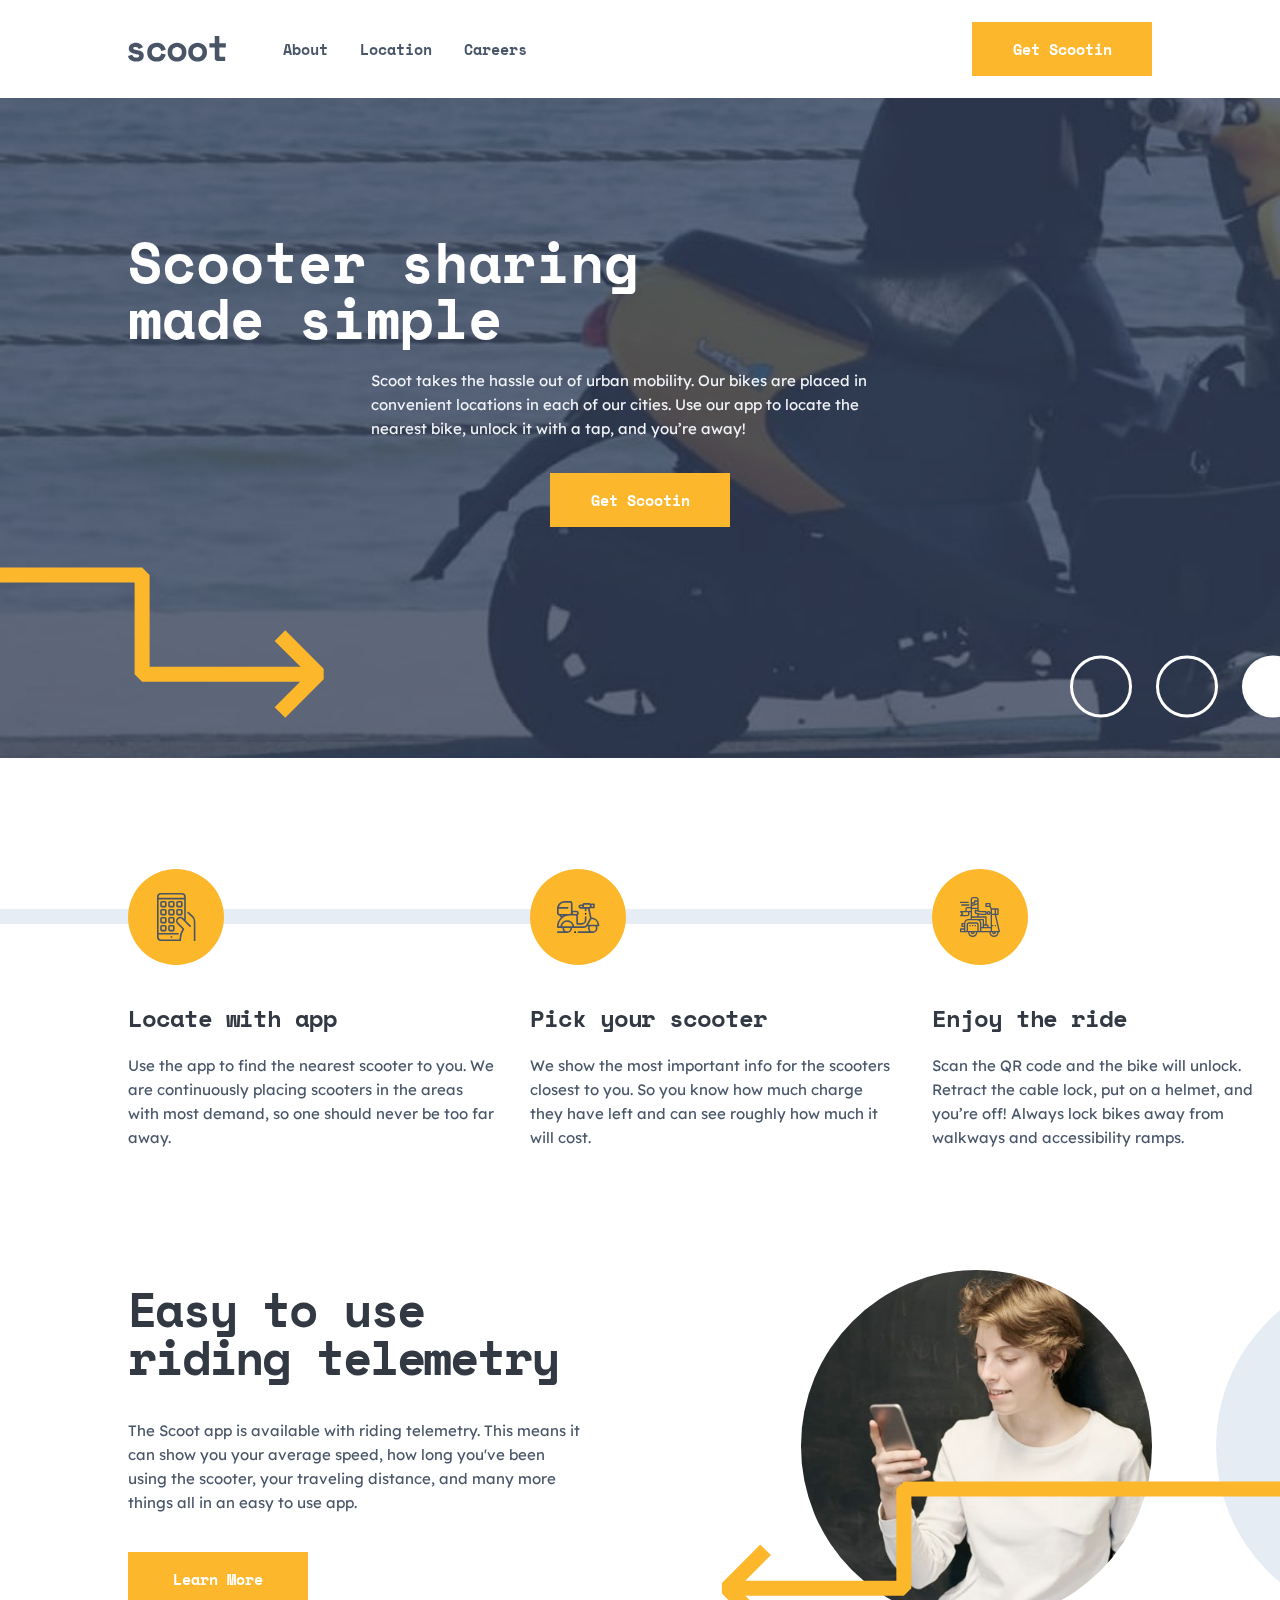
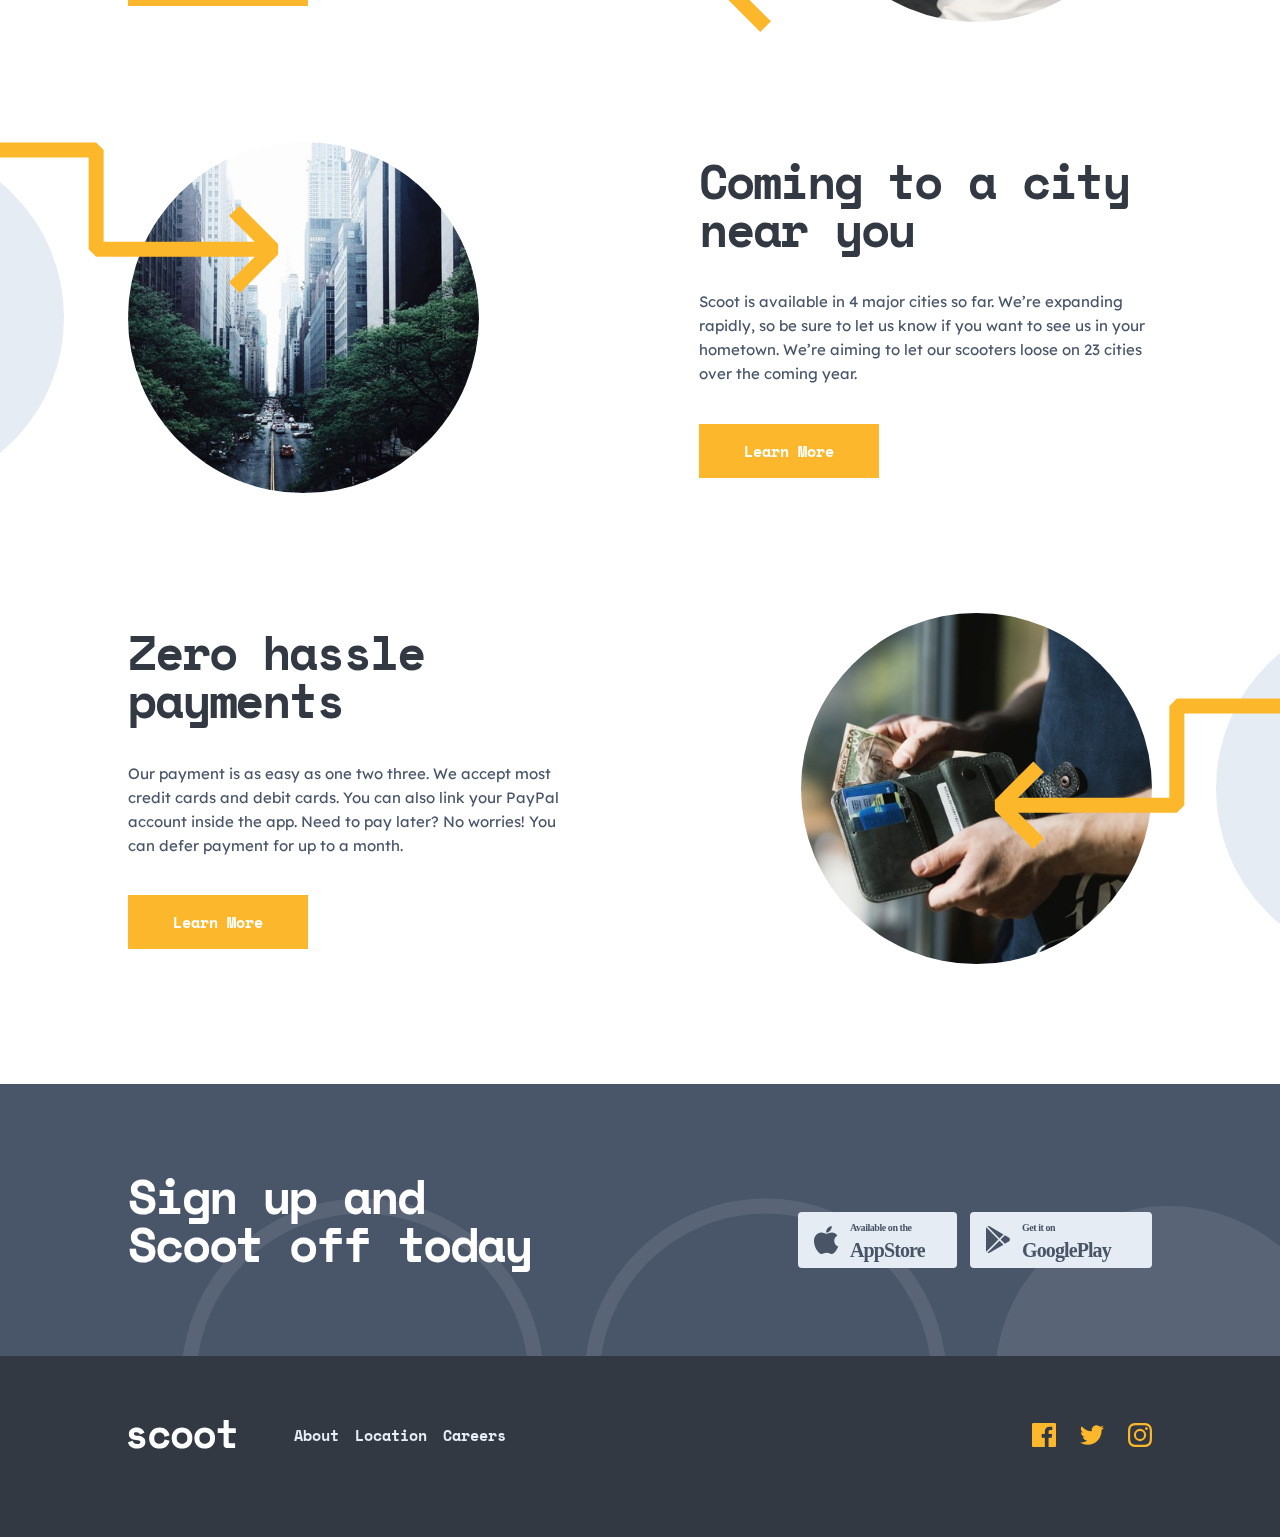
<file: index.html>
<!DOCTYPE html>
<html lang="en">
<head>
  <meta charset="UTF-8">
  <meta name="viewport" content="width=device-width, initial-scale=1.0">
  <link rel="preconnect" href="https://fonts.googleapis.com">
  <link rel="preconnect" href="https://fonts.gstatic.com" crossorigin>
  <link href="https://fonts.googleapis.com/css2?family=Lexend+Deca&family=Space+Mono:wght@700&display=swap" rel="stylesheet">
  <link rel="icon" type="image/png" sizes="32x32" href="./images/favicon-32x32.png">
  <link rel="stylesheet" href="style.css">
  <script defer src="scripts/main.js"></script>
  <title>Frontend Mentor | Scoot</title>
</head>
<body>
  <header class="header block">
    <div class="header-container header-container--desktop container">
      <a href="index.html"><img src="assets/logo.svg" alt="logo"></a>
      <div class="desktop-menu">
        <nav>
          <ul class="nav-list--desktop">
            <li><a class="nav-link header-link fs-200" href="about.html">About</a></li>
            <li><a class="nav-link header-link fs-200" href="locations.html">Location</a></li>
            <li><a class="nav-link header-link fs-200" href="careers.html">Careers</a></li>
          </ul>
        </nav>
      <a data-goto=".sign-up" class="button header-button fs-200" href="#">Get Scootin</a>
    </div>
    </div>
    <div class="header-container header-container--mobile container">
     <button class="hamburger-menu" id="menu-btn"></button>
     <a class="homepage-link" href="index.html"><img class="logo" src="assets/logo.svg" alt="logo"></a>
    <div id="overlay" class="overlay" data-visible="false"></div>
     <div id="mobile-navigation" class="mobile-menu"  data-visible="false">
      <nav>
        <ul class="nav-list--mobile" data-visible="false">
          <li><a class="header-link fs-300" href="about.html">About</a></li>
          <li><a class="header-link fs-300" href="locations.html">Location</a></li>
          <li><a class="header-link fs-300" href="careers.html">Careers</a></li>
        </ul>
      </nav>
      <a data-goto=".sign-up" id="button-mobile" class="button button-mobile fs-200" href="#">Get Scootin</a>
    </div>
  </div>
  </header>

  <section class="hero-homepage hero-bg block">
    <div class="hero-homepage-container container">
      <div class="hero-item text-align">
        <h1 class="hero-title fs-900 letter-spacing-h1">Scooter sharing <span>made simple</span></h1>
       <div class="hero-item--intro flex-item">
         <p class="intro fs-200">Scoot takes the hassle out of urban mobility. Our bikes are placed in convenient 
           locations in each of our cities. Use our app to locate the nearest bike, unlock 
           it with a tap, and you’re away!</p>
         <a data-goto=".sign-up" class="button fs-200" href="#">Get Scootin</a>
       </div>
      </div>
      </div>
      <div class="patterns">
        <svg class="right-arrow" xmlns="http://www.w3.org/2000/svg" width="452" height="151">
          <g fill="none" fill-rule="evenodd" stroke="#FCB72B" stroke-linejoin="bevel" stroke-width="15">
            <path d="M407.952 145.444l38.426-38.426-38.426-38.426"/>
            <path d="M0 8h270.115v99.369h176.263"/>
          </g>
        </svg>
        <svg class="white-circles" xmlns="http://www.w3.org/2000/svg" width="234" height="63">
          <g fill="none" fill-rule="evenodd">
            <circle cx="31" cy="31.5" r="29.5" stroke="#FFF" stroke-width="3"/>
            <circle cx="117" cy="31.5" r="29.5" stroke="#FFF" stroke-width="3"/>
            <circle cx="203" cy="31.5" r="31" fill="#FFF"/>
          </g>
        </svg>
      </div>
  </section>
  
  <section class="usage">
    <div class="usage-container container flex-container">
      <div class="usage-item usage-first-item">
        <img class="usage-icon" src="assets/icons/locate.svg" alt="locate-icon">
        <div class="usage-item-body">
          <h3 class="usage-title fs-600 letter-spasing-h3">Locate with app</h3>
          <p class="fs-200">Use the app to find the nearest scooter to you. We are continuously placing scooters 
          in the areas with most demand, so one should never be too far away. </p>
        </div>
      </div>
      <div class="usage-item">
        <img class="usage-icon" src="assets/icons/scooter.svg" alt="scooter">
        <div class="usage-item-body">
         <h3 class="usage-title fs-600 letter-spasing-h3">Pick your scooter</h3>
         <p class="fs-200">We show the most important info for the scooters closest to you. So you know how much 
           charge they have left and can see roughly how much it will cost.</p>
        </div>
      </div>
      <div class="usage-item usage-last-item">
        <img class="usage-icon" src="assets/icons/ride.svg" alt="ride a scooter">
        <div class="usage-item-body">
         <h3 class="usage-title fs-600 letter-spasing-h3">Enjoy the ride</h3>
         <p class="fs-200">Scan the QR code and the bike will unlock. Retract the cable lock, put on a helmet, 
          and you’re off! Always lock bikes away from walkways and accessibility ramps.</p>
        </div>
      </div>
    </div>
  </section>

  <section>
    <div class="feature feature-homepage container">
      <div class="feature-item flex-container">
        <div class="feature-item--img feature-item--img-right item--img-telemetry">
          <img src="assets/images/telemetry.jpg" alt="A girl with a phone" class="round-img--big">
          <svg class="arrow arrow-bottom--left" xmlns="http://www.w3.org/2000/svg" width="741" height="151">
            <g fill="none" fill-rule="evenodd" stroke="#FCB72B" stroke-linejoin="bevel" stroke-width="15">
              <path d="M740.969 8H182.854v99.369H6.591"/>
              <path d="M44.64 145.64L6.214 107.214 44.64 68.787"/>
            </g>
          </svg>
        </div>
        <div class="feature-item--body item-body--left flex-item text-align">
          <h2 class="fs-800 letter-spasing-h2">Easy to use riding telemetry</h2>
          <p class="fs-200">The Scoot app is available with riding telemetry. This means it can show you your 
            average speed, how long you've been using the scooter, your traveling distance, 
            and many more things all in an easy to use app.</p>
          <a class="button fs-200" href="about.html">Learn More</a>
        </div>
      </div>
      <div class="feature-item flex-container">
        <div class="feature-item--img feature-item--img-left">
          <img src="assets/images/near-you.jpg" alt="City street" class="round-img--big">
          <svg class="arrow arrow-top--right" xmlns="http://www.w3.org/2000/svg" width="741" height="151">
            <g fill="none" fill-rule="evenodd" stroke="#FCB72B" stroke-linejoin="bevel" stroke-width="15">
              <path d="M740.969 8H182.854v99.369H6.591"/>
              <path d="M44.64 145.64L6.214 107.214 44.64 68.787"/>
            </g>
          </svg>
        </div>
        <div class="feature-item--body flex-item text-align">
          <h2 class="fs-800 letter-spasing-h2">Coming to a city near you</h2>
          <p class="fs-200">Scoot is available in 4 major cities so far. We’re expanding rapidly, so be sure 
            to let us know if you want to see us in your hometown. We’re aiming to let our 
            scooters loose on 23 cities over the coming year.</p>
          <a class="button fs-200" href="locations.html">Learn More</a>
        </div>
      </div>
      <div class="feature-item flex-container">
        <div class="feature-item--img feature-item--img-right">
          <img src="assets/images/payments.jpg" alt="wallet" class="round-img--big">
          <svg class="arrow left-downward-arrow--bottom" xmlns="http://www.w3.org/2000/svg" width="741" height="151">
            <g fill="none" fill-rule="evenodd" stroke="#FCB72B" stroke-linejoin="bevel" stroke-width="15">
              <path d="M740.969 8H182.854v99.369H6.591"/><path d="M44.64 145.64L6.214 107.214 44.64 68.787"/></g>
          </svg>
        </div>
        <div class="feature-item--body item-body--left flex-item text-align">
          <h2 class="fs-800 letter-spasing-h2">Zero hassle payments</h2>
          <p class="fs-200">Our payment is as easy as one two three. We accept most credit cards and debit cards. 
            You can also link your PayPal account inside the app. Need to pay later? No worries! 
            You can defer payment for up to a month.</p>
          <a class="button fs-200" href="about.html">Learn More</a>
        </div>
      </div>
    </div>
  </section>
  <section class="sign-up">
    <div class="container flex-container sign-up-container">
      <h2 class="sign-up-title fs-800 letter-spasing-h2">Sign up and <span> Scoot off today</span></h2>
      <div class="app-links">
        <a href="#"><img class="app-store-link" src="assets/icons/app-store.svg" alt="app store"></a>
        <a href="#"><img class="google-play-link" src="assets/icons/google-play.svg" alt="google play"></a>
      </div>
    </div>
  </section>
  <section class="footer">
    <div class="container footer-container">
      <a href="index.html"><img class="footer-logo" src="assets/logo.svg" alt="logo"></a>
      <ul>
        <ul class="footer-links">
          <li><a class="nav-link footer-link fs-200" href="about.html">About</a></li>
          <li><a class="nav-link footer-link fs-200" href="locations.html">Location</a></li>
          <li><a class="nav-link footer-link fs-200" href="careers.html">Careers</a></li>
        </ul>
      </ul>
      <ul class="socials-links">
        <li><a class="social-link" href="#"><img src="assets/icons/facebook.svg" alt="Facebook"></a></li>
        <li><a class="social-link" href="#"><img src="assets/icons/twitter.svg" alt="Twitter"></a></li>
        <li><a class="social-link" href="#"><img src="assets/icons/instagram.svg" alt="Instagram"></a></li>
      </ul>
    </div>
  </section>

</body>
</html>
</file>
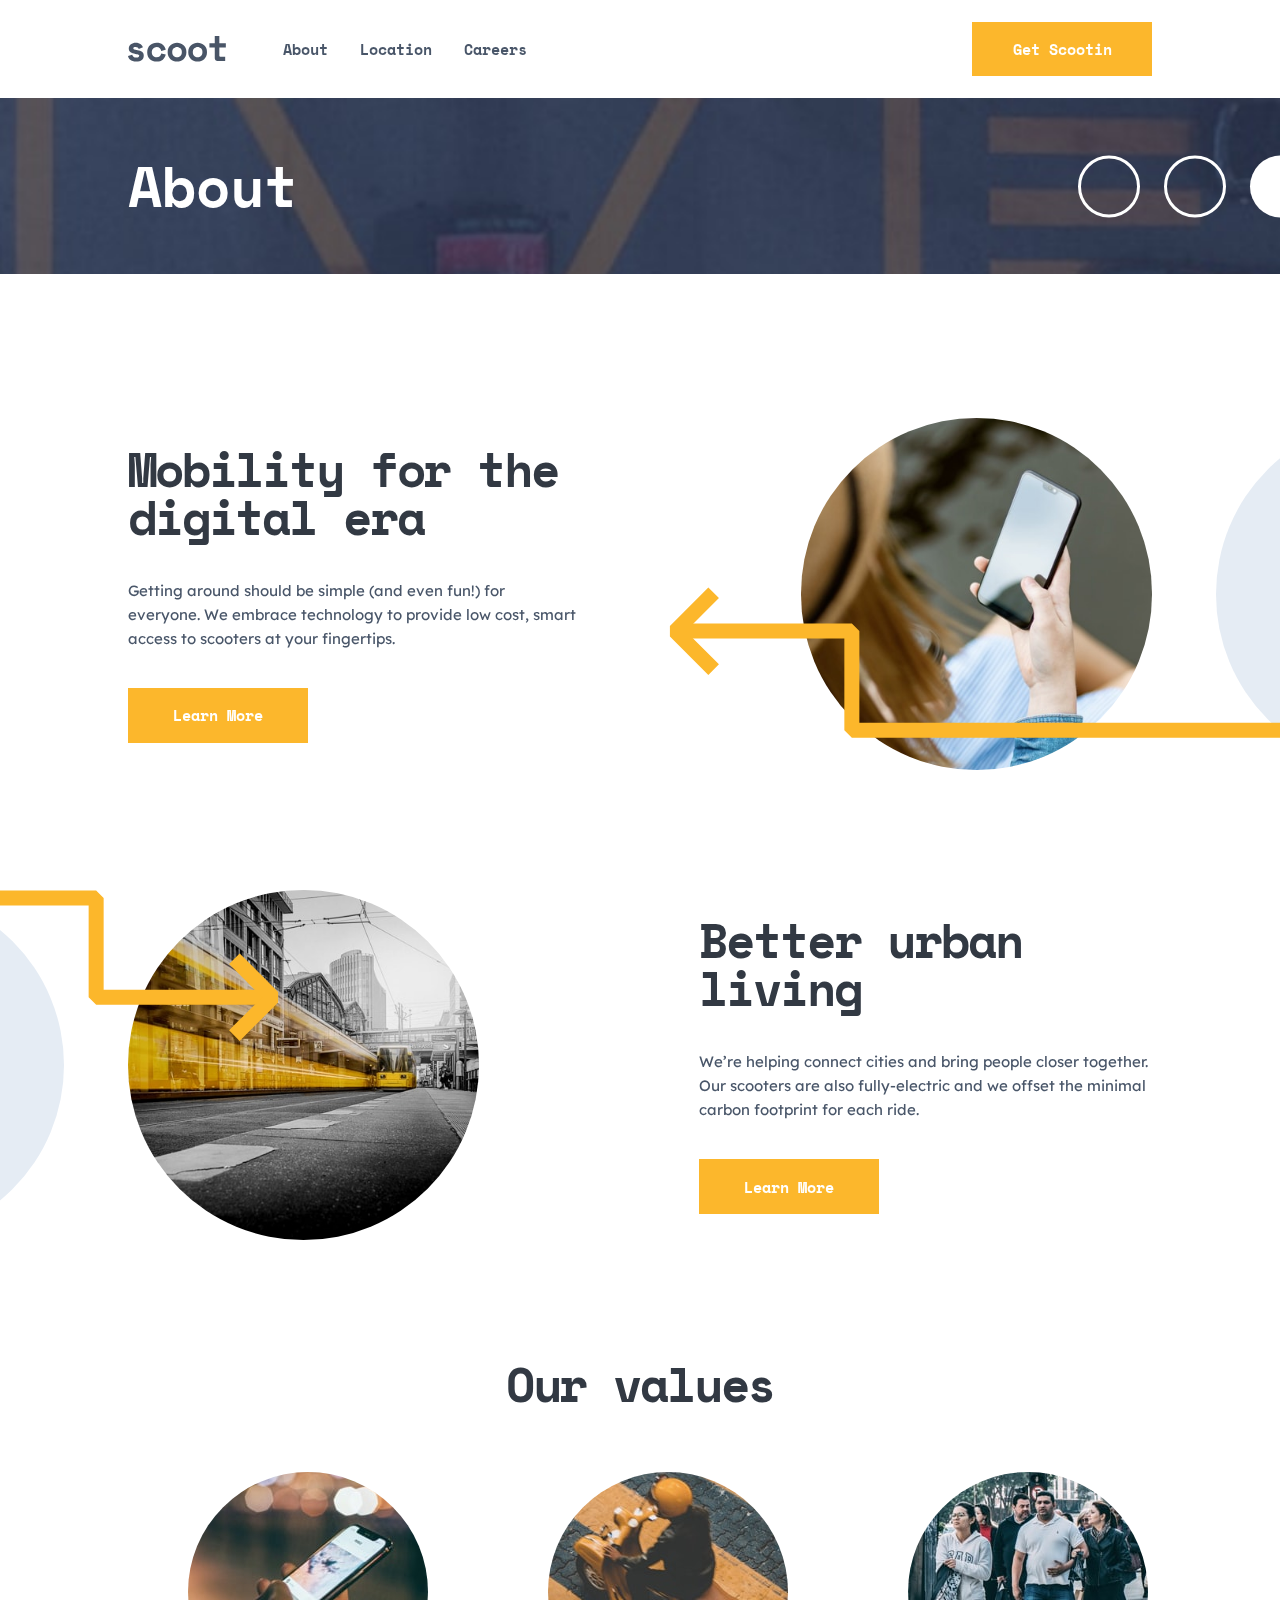
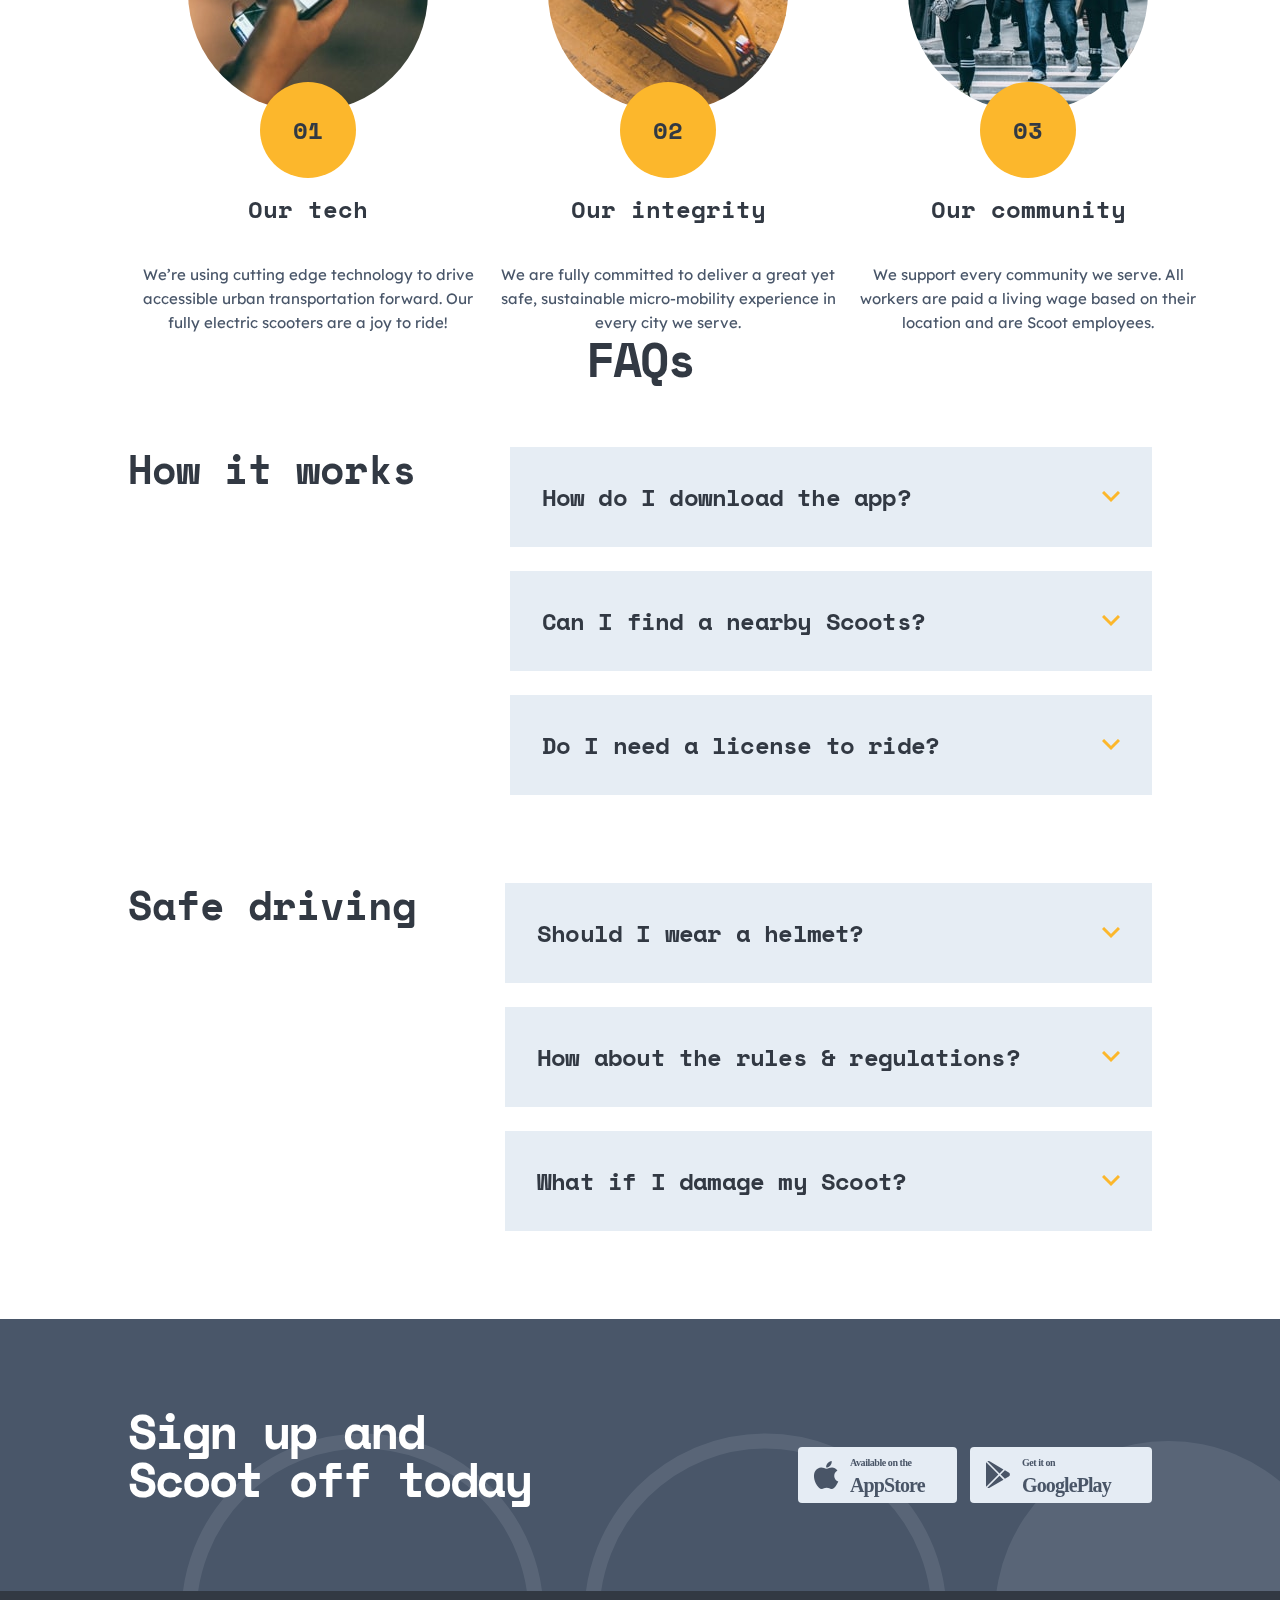
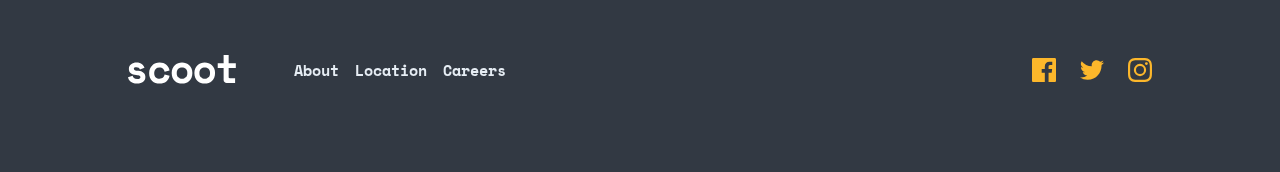
<file: about.html>
<!DOCTYPE html>
<html lang="en">
<head>
  <meta charset="UTF-8">
  <meta name="viewport" content="width=device-width, initial-scale=1.0">
  <link rel="preconnect" href="https://fonts.googleapis.com">
  <link rel="preconnect" href="https://fonts.gstatic.com" crossorigin>
  <link href="https://fonts.googleapis.com/css2?family=Lexend+Deca&family=Space+Mono:wght@700&display=swap" rel="stylesheet">
  <link rel="icon" type="image/png" sizes="32x32" href="./images/favicon-32x32.png">
  <link rel="stylesheet" href="style.css">
  <script defer src="scripts/main.js"></script>
  <script defer src="scripts/faqs.js"></script>
  <title>Frontend Mentor | Scoot About</title>
</head>
<body>
  <header class="header block">
    <div class="header-container header-container--desktop container">
      <a href="index.html"><img src="assets/logo.svg" alt="logo"></a>
      <div class="desktop-menu">
        <nav>
          <ul class="nav-list--desktop">
            <li><a class="nav-link header-link fs-200" href="about.html">About</a></li>
            <li><a class="nav-link header-link fs-200" href="locations.html">Location</a></li>
            <li><a class="nav-link header-link fs-200" href="careers.html">Careers</a></li>
          </ul>
        </nav>
      <a data-goto=".sign-up" class="button header-button fs-200" href="#">Get Scootin</a>
    </div>
    </div>
    <div class="header-container header-container--mobile container">
     <button class="hamburger-menu" id="menu-btn"></button>
     <a class="homepage-link" href="index.html"><img class="logo" src="assets/logo.svg" alt="logo"></a>
    <div id="overlay" class="overlay" data-visible="false"></div>
     <div id="mobile-navigation" class="mobile-menu"  data-visible="false">
      <nav>
        <ul class="nav-list--mobile" data-visible="false">
          <li><a class="header-link fs-300" href="about.html">About</a></li>
          <li><a class="header-link fs-300" href="locations.html">Location</a></li>
          <li><a class="header-link fs-300" href="careers.html">Careers</a></li>
        </ul>
      </nav>
      <a data-goto=".sign-up" id="button-mobile" class="button button-mobile fs-200" href="#">Get Scootin</a>
    </div>
  </div>
  </header>
  <section class="hero-pages hero-about hero-bg">
    <div class="container">
      <h1 class="hero-pages-title fs-900 letter-spacing-h1">About</h1>
    </div>
    <svg class="white-circles--pages" xmlns="http://www.w3.org/2000/svg" width="234" height="63">
      <g fill="none" fill-rule="evenodd"><circle cx="31" cy="31.5" r="29.5" stroke="#FFF" stroke-width="3"/>
        <circle cx="117" cy="31.5" r="29.5" stroke="#FFF" stroke-width="3"/>
        <circle cx="203" cy="31.5" r="31" fill="#FFF"/></g>
    </svg>
  </section>
  <section>
    <div class="feature feature-pages container">
      <div class="feature-item flex-container">
        <div class="feature-item--img feature-item--img-right">
          <img src="assets/images/digital-era.jpg" alt="A girl with a phone" class="round-img--big">
          <svg class="arrow arrow--left-downward" xmlns="http://www.w3.org/2000/svg" width="741" height="151">
            <g fill="none" fill-rule="evenodd" stroke="#FCB72B" stroke-linejoin="bevel" stroke-width="15">
              <path d="M740.969 143.368H182.854V43.999H6.591"/>
              <path d="M44.64 82.64L6.214 44.214 44.64 5.787"/>
            </g>
          </svg>
        </div>
        <div class="feature-item--body item-body--left flex-item text-align">
          <h2 class="fs-800 letter-spasing-h2">Mobility for the digital era</h2>
          <p class="fs-200">Getting around should be simple (and even fun!) for everyone. We embrace technology to 
            provide low cost, smart access to scooters at your fingertips.</p>
          <a class="button fs-200" href="#">Learn More</a>
        </div>
      </div>
      <div class="feature-item flex-container">
        <div class="feature-item--img feature-item--img-left">
          <img src="assets/images/better-living.jpg" alt="City street" class="round-img--big">
          <svg class="arrow arrow-top--right" xmlns="http://www.w3.org/2000/svg" width="741" height="151">
            <g fill="none" fill-rule="evenodd" stroke="#FCB72B" stroke-linejoin="bevel" stroke-width="15">
              <path d="M740.969 8H182.854v99.369H6.591"/>
              <path d="M44.64 145.64L6.214 107.214 44.64 68.787"/>
            </g>
          </svg>
        </div>
        <div class="feature-item--body flex-item text-align">
          <h2 class="fs-800 letter-spasing-h2">Better urban living</h2>
          <p class="fs-200">We’re helping connect cities and bring people closer together. Our scooters are also 
            fully-electric and we offset the minimal carbon footprint for each ride.</p>
          <a class="button fs-200" href="#">Learn More</a>
        </div>
      </div>
    </div>
  </section>
  <section class="values">
    <div class="container">
      <h2 class="values-title fs-800 letter-spasing-h2">Our values</h2>
      <div class="values-container flex-container">
      <div class="values-item">
        <div>
          <img src="assets/images/our-tech.jpg" alt="mobile phone" class="round-img--small">
          <span class="yellow-circle fs-600">01</span>
        </div>
        <h3 class="values-item-title fs-600">Our tech</h3>
        <p class="values-item-text fs-200">We’re using cutting edge technology to drive accessible urban transportation forward. 
          Our fully electric scooters are a joy to ride!</p>
      </div>
      <div class="values-item">
        <div>
          <img src="assets/images/our-integrity.jpg" alt="" class="round-img--small">
          <span class="yellow-circle fs-600">02</span>
        </div>
        <h3 class="values-item-title fs-600">Our integrity</h3>
        <p class="values-item-text fs-200">We are fully committed to deliver a great yet safe, sustainable micro-mobility experience 
          in every city we serve.</p>
      </div>
      <div class="values-item">
        <div>
          <img src="assets/images/our-community.jpg" alt="" class="round-img--small">
          <span class="yellow-circle fs-600">03</span>
        </div>
        <h3 class="values-item-title fs-600">Our community</h3>
        <p class="values-item-text fs-200">We support every community we serve. All workers are paid a living wage based on their 
          location and are Scoot employees.</p>
      </div>
    </div>
    </div>
  </section>
  <section class="faqs">
    <div class="container">
      <h2 class="faqs-title fs-800 letter-spasing-h2">FAQs</h2>
      <div class="faqs-item flex-container">
        <h3 class="faqs-item-title fs-700 letter-spacing-h3">How it works</h3>
        <div>
        <div class="faqs-item-body">
          <button class="faqs-toggle fs-400">
            How do I download the app?
            <img class="arrow-icon" src="assets/icons/chevron.svg" alt="chevron">
          </button>
          <div class="faqs-item-content">
            <p class="fs-200">To download the Scoot app, you can search “Scoot” in both the App and Google Play stores. 
              An even simpler way to do it would be to click the relevant link at the bottom of this 
              page and you’ll be re-directed to the correct page.</p>
            </div>
          </div>
          <div class="faqs-item-body">
            <button class="faqs-toggle fs-400">
              Can I find a nearby Scoots?
              <img class="arrow-icon" src="assets/icons/chevron.svg" alt="chevron">
            </button>
            <div class="faqs-item-content">
              <p class="fs-200">Definitely! Simply open up the app and allow us to find your location while using it. We'll 
                show you all of the closest Scoots and some extra useful information.</p>
              </div>
          </div>
          <div class="faqs-item-body">
            <button class="faqs-toggle fs-400">
              Do I need a license to ride?
              <img class="arrow-icon" src="assets/icons/chevron.svg" alt="chevron">
            </button>
            <div class="faqs-item-content">
              <p class="fs-200">Yup! We provide information inside the app regarding local laws and the license you need to be 
                able to ride our Scoots.</p>
              </div>
          </div>
        </div>
      </div>
        <div class="faqs-item flex-container">
          <h3 class="faqs-item-title fs-700 letter-spacing-h3">Safe driving</h3>
          <div>
           <div class="faqs-item-body">
             <button class="faqs-toggle fs-400">
              Should I wear a helmet?
               <img class="arrow-icon" src="assets/icons/chevron.svg" alt="chevron">
             </button>
             <div class="faqs-item-content">
               <p class="fs-200">Yes, please do! All cities have different laws. But we strongly strongly strongly recommend 
                always wearing a helmet regardless of the local laws. We like you and we want you to be as 
                safe as possible while Scooting.</p>
              </div>
            </div>
            <div class="faqs-item-body">
              <button class="faqs-toggle fs-400">
                How about the rules & regulations?
                <img class="arrow-icon" src="assets/icons/chevron.svg" alt="chevron">
              </button>
              <div class="faqs-item-content">
                <p class="fs-200">Now is not the time to be a rule breaker. Be sure you're complying with all local laws and 
                  regulations. Also, just be a good human being. Be sure not to park your Scoot where it can 
                  block access to buildings or get in people's way.</p>
                </div>
            </div>
            <div class="faqs-item-body">
              <button class="faqs-toggle fs-400">
                What if I damage my Scoot?
                <img class="arrow-icon" src="assets/icons/chevron.svg" alt="chevron">
              </button>
              <div class="faqs-item-content">
                <p class="fs-200">Be sure to read our terms and conditions carefully. Not the most fun job we know but we make 
                  it as clear as possible. There's an option to add insurance for each trip, or you can sign 
                  up for annual insurance if you're a regular Scooter.</p>
                </div>
            </div>
          </div>
          </div>
      </div>
      </div>
    </div>
  </section>
  <section class="sign-up">
    <div class="container flex-container sign-up-container">
      <h2 class="sign-up-title fs-800 letter-spasing-h2">Sign up and <span> Scoot off today</span></h2>
      <div class="app-links">
        <a href="#"><img class="app-store-link" src="assets/icons/app-store.svg" alt="app store"></a>
        <a href="#"><img class="google-play-link" src="assets/icons/google-play.svg" alt="google play"></a>
      </div>
    </div>
  </section>
  <section class="footer">
    <div class="container footer-container">
      <a href="index.html"><img class="footer-logo" src="assets/logo.svg" alt="logo"></a>
      <ul>
        <ul class="footer-links">
          <li><a class="nav-link footer-link fs-200" href="about.html">About</a></li>
          <li><a class="nav-link footer-link fs-200" href="locations.html">Location</a></li>
          <li><a class="nav-link footer-link fs-200" href="careers.html">Careers</a></li>
        </ul>
      </ul>
      <ul class="socials-links">
        <li><a class="social-link" href="#"><img src="assets/icons/facebook.svg" alt="Facebook"></a></li>
        <li><a class="social-link" href="#"><img src="assets/icons/twitter.svg" alt="Twitter"></a></li>
        <li><a class="social-link" href="#"><img src="assets/icons/instagram.svg" alt="Instagram"></a></li>
      </ul>
    </div>
  </section>

</body>
</html>
</file>
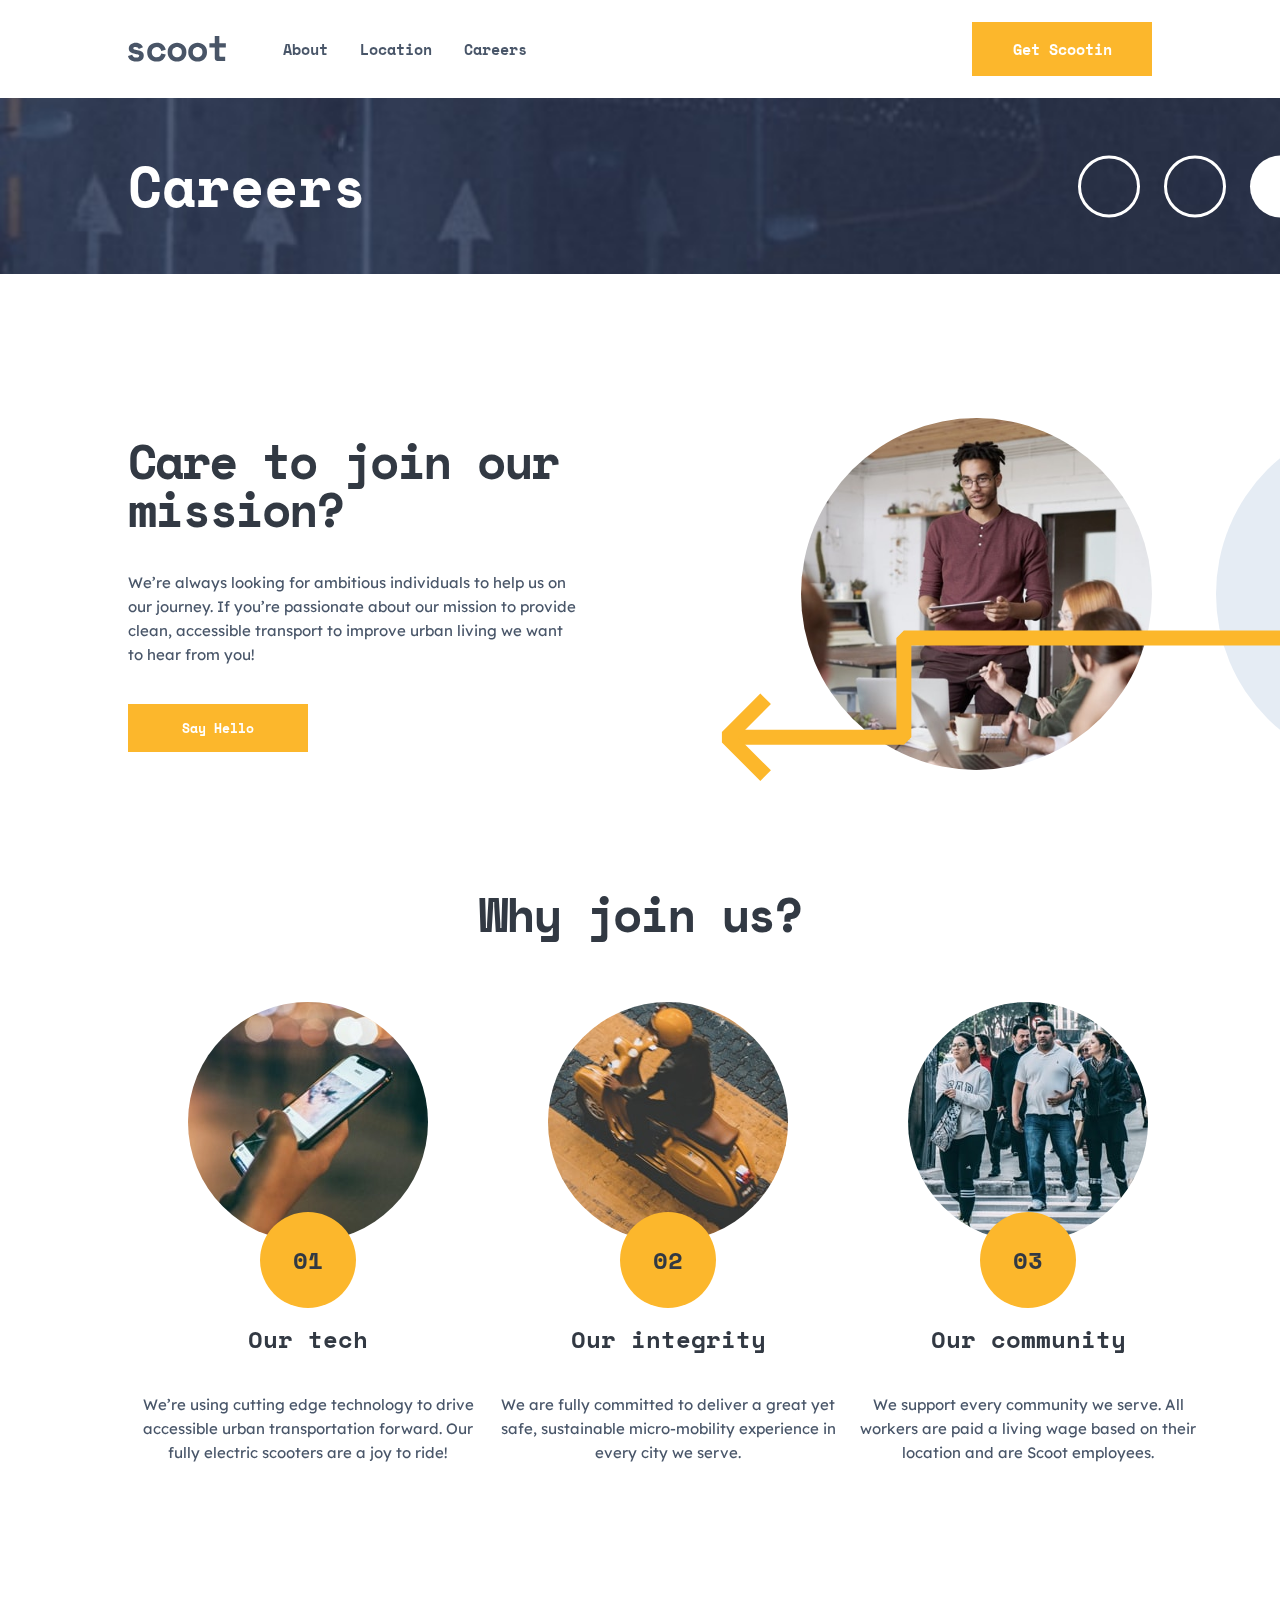
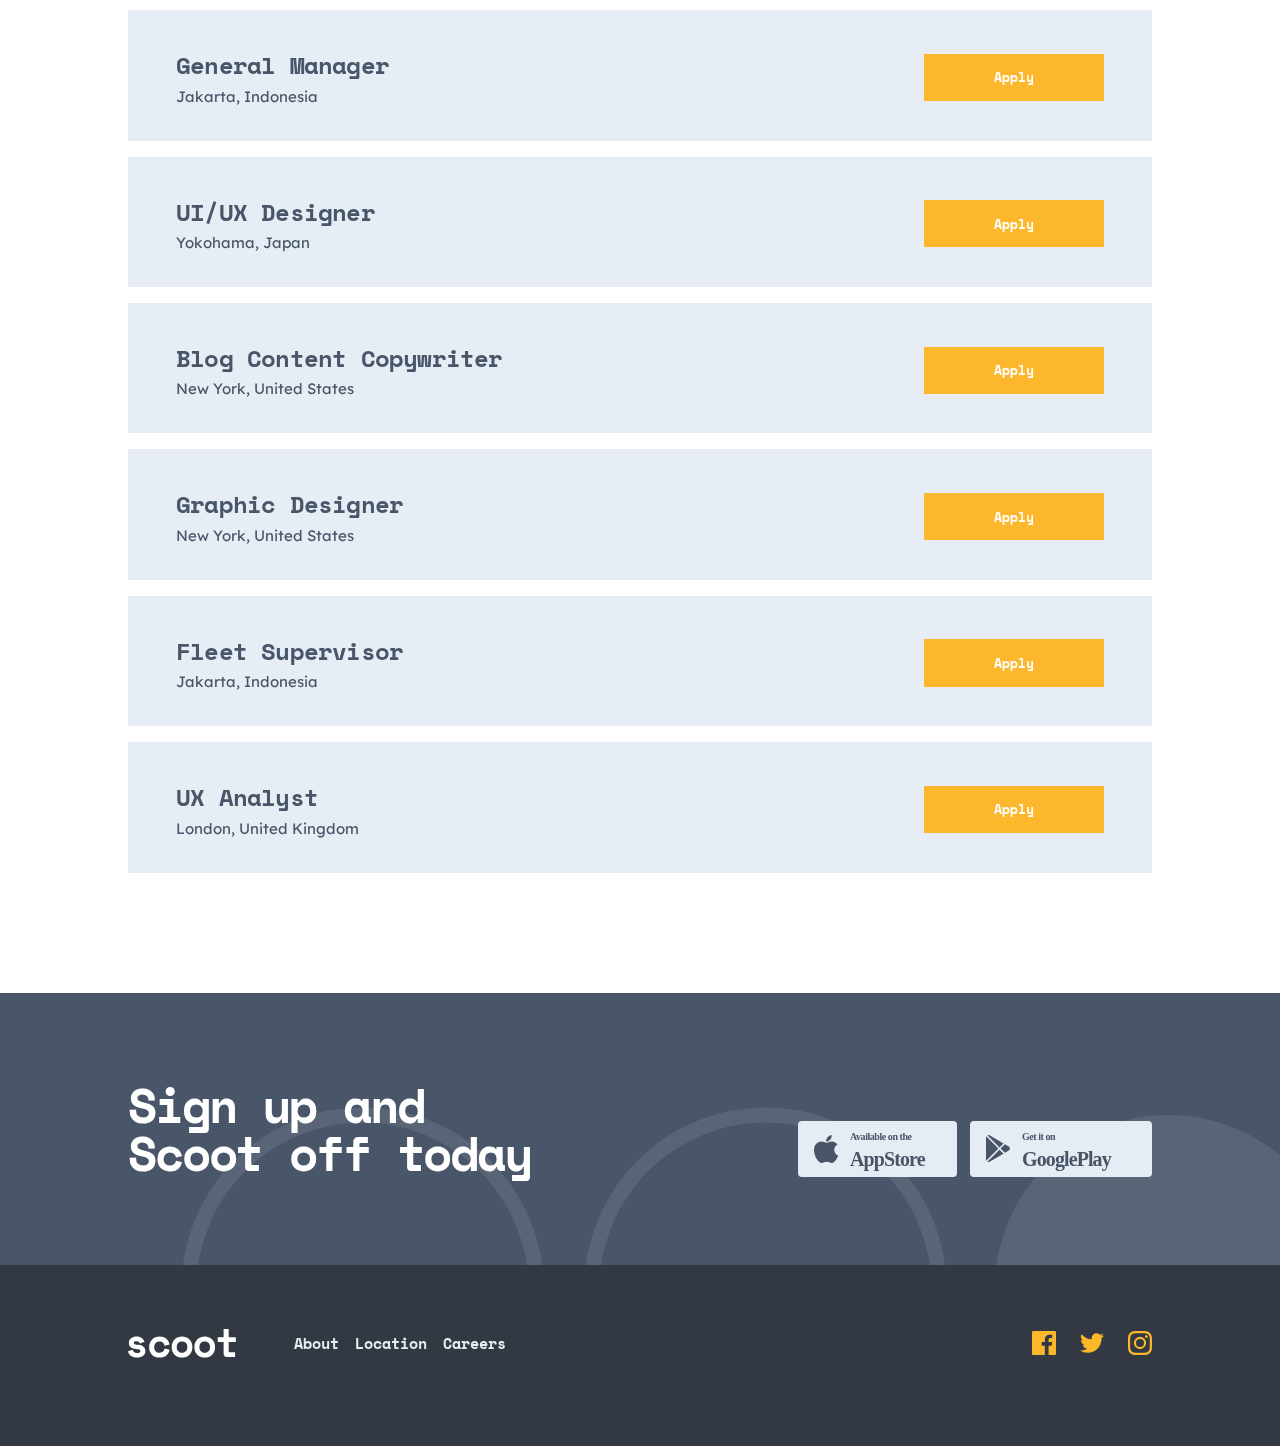
<file: careers.html>
<!DOCTYPE html>
<html lang="en">
<head>
  <meta charset="UTF-8">
  <meta name="viewport" content="width=device-width, initial-scale=1.0">

  <link rel="preconnect" href="https://fonts.googleapis.com">
  <link rel="preconnect" href="https://fonts.gstatic.com" crossorigin>
  <link href="https://fonts.googleapis.com/css2?family=Lexend+Deca&family=Space+Mono:wght@700&display=swap" rel="stylesheet">
  <link rel="icon" type="image/png" sizes="32x32" href="./images/favicon-32x32.png">
  <link rel="stylesheet" href="style.css">
  <script defer src="scripts/main.js"></script>
  <script defer src="scripts/careers.js"></script>
  <title>Frontend Mentor | Scoot</title>
</head>
<body>
  <header class="header block">
    <div class="header-container header-container--desktop container">
      <a href="index.html"><img src="assets/logo.svg" alt="logo"></a>
      <div class="desktop-menu">
        <nav>
          <ul class="nav-list--desktop">
            <li><a class="nav-link header-link fs-200" href="about.html">About</a></li>
            <li><a class="nav-link header-link fs-200" href="locations.html">Location</a></li>
            <li><a class="nav-link header-link fs-200" href="careers.html">Careers</a></li>
          </ul>
        </nav>
      <a data-goto=".sign-up" class="button header-button fs-200" href="#">Get Scootin</a>
    </div>
    </div>
    <div class="header-container header-container--mobile container">
     <button class="hamburger-menu" id="menu-btn"></button>
     <a class="homepage-link" href="index.html"><img class="logo" src="assets/logo.svg" alt="logo"></a>
    <div id="overlay" class="overlay" data-visible="false"></div>
     <div id="mobile-navigation" class="mobile-menu"  data-visible="false">
      <nav>
        <ul class="nav-list--mobile" data-visible="false">
          <li><a class="header-link fs-300" href="about.html">About</a></li>
          <li><a class="header-link fs-300" href="locations.html">Location</a></li>
          <li><a class="header-link fs-300" href="careers.html">Careers</a></li>
        </ul>
      </nav>
      <a data-goto=".sign-up" id="button-mobile" class="button button-mobile fs-200" href="#">Get Scootin</a>
    </div>
  </div>
  </header>
  <section class="hero-pages hero-pages-bg hero-bg">
    <div class="container">
      <h1 class="hero-pages-title fs-900 letter-spacing-h1">Careers</h1>
    </div>
    <svg class="white-circles--pages" xmlns="http://www.w3.org/2000/svg" width="234" height="63">
      <g fill="none" fill-rule="evenodd"><circle cx="31" cy="31.5" r="29.5" stroke="#FFF" stroke-width="3"/>
        <circle cx="117" cy="31.5" r="29.5" stroke="#FFF" stroke-width="3"/>
        <circle cx="203" cy="31.5" r="31" fill="#FFF"/></g>
    </svg>
  </section>
  <section>
    <div class="feature feature-pages container">
      <div class="feature-item flex-container">
        <div class="feature-item--img feature-item--img-right">
          <img src="assets/images/join-us.jpg" alt="A speaking man" class="round-img--big">
          <svg class="arrow arrow-bottom--left left-downward-arrow" xmlns="http://www.w3.org/2000/svg" width="741" height="151">
            <g fill="none" fill-rule="evenodd" stroke="#FCB72B" stroke-linejoin="bevel" stroke-width="15">
              <path d="M740.969 8H182.854v99.369H6.591"/>
              <path d="M44.64 145.64L6.214 107.214 44.64 68.787"/></g>
            </svg>
        </div>
        <div class="feature-item--body item-body--left flex-item text-align">
          <h2 class="fs-800 letter-spasing-h2">Care to join our mission?</h2>
          <p class="fs-200">We’re always looking for ambitious individuals to help us on our journey. If you’re 
            passionate about our mission to provide clean, accessible transport to improve urban 
            living we want to hear from you!</p>
            <button class="button">Say Hello</button>
        </div>
      </div>
    </div>
  </section>
  <section class="values">
    <div class="container">
      <h2 class="values-title fs-800 letter-spasing-h2">Why join us?</h2>
      <div class="values-container flex-container">
      <div class="values-item">
        <div>
          <img src="assets/images/our-tech.jpg" alt="mobile phone" class="round-img--small">
          <span class="yellow-circle fs-600">01</span>
        </div>
        <h3 class="values-item-title fs-600">Our tech</h3>
        <p class="values-item-text fs-200">We’re using cutting edge technology to drive accessible urban transportation forward. 
          Our fully electric scooters are a joy to ride!</p>
      </div>
      <div class="values-item">
        <div>
          <img src="assets/images/our-integrity.jpg" alt="" class="round-img--small">
          <span class="yellow-circle fs-600">02</span>
        </div>
        <h3 class="values-item-title fs-600">Our integrity</h3>
        <p class="values-item-text fs-200">We are fully committed to deliver a great yet safe, sustainable micro-mobility experience 
          in every city we serve.</p>
      </div>
      <div class="values-item">
        <div>
          <img src="assets/images/our-community.jpg" alt="" class="round-img--small">
          <span class="yellow-circle fs-600">03</span>
        </div>
        <h3 class="values-item-title fs-600">Our community</h3>
        <p class="values-item-text fs-200">We support every community we serve. All workers are paid a living wage based on their 
          location and are Scoot employees.</p>
      </div>
    </div>
    </div>
  </section>
  <section class="careers">
    <div id="careers-container" class="careers-container container"></div>
  </section>
  <section class="sign-up">
    <div class="container flex-container sign-up-container">
      <h2 class="sign-up-title fs-800 letter-spasing-h2">Sign up and <span> Scoot off today</span></h2>
      <div class="app-links">
        <a href="#"><img class="app-store-link" src="assets/icons/app-store.svg" alt="app store"></a>
        <a href="#"><img class="google-play-link" src="assets/icons/google-play.svg" alt="google play"></a>
      </div>
    </div>
  </section>
  <section class="footer">
    <div class="container footer-container">
      <a href="index.html"><img class="footer-logo" src="assets/logo.svg" alt="logo"></a>
      <ul>
        <ul class="footer-links">
          <li><a class="nav-link footer-link fs-200" href="about.html">About</a></li>
          <li><a class="nav-link footer-link fs-200" href="locations.html">Location</a></li>
          <li><a class="nav-link footer-link fs-200" href="careers.html">Careers</a></li>
        </ul>
      </ul>
      <ul class="socials-links">
        <li><a class="social-link" href="#"><img src="assets/icons/facebook.svg" alt="Facebook"></a></li>
        <li><a class="social-link" href="#"><img src="assets/icons/twitter.svg" alt="Twitter"></a></li>
        <li><a class="social-link" href="#"><img src="assets/icons/instagram.svg" alt="Instagram"></a></li>
      </ul>
    </div>
  </section>
</body>
</html>
</file>
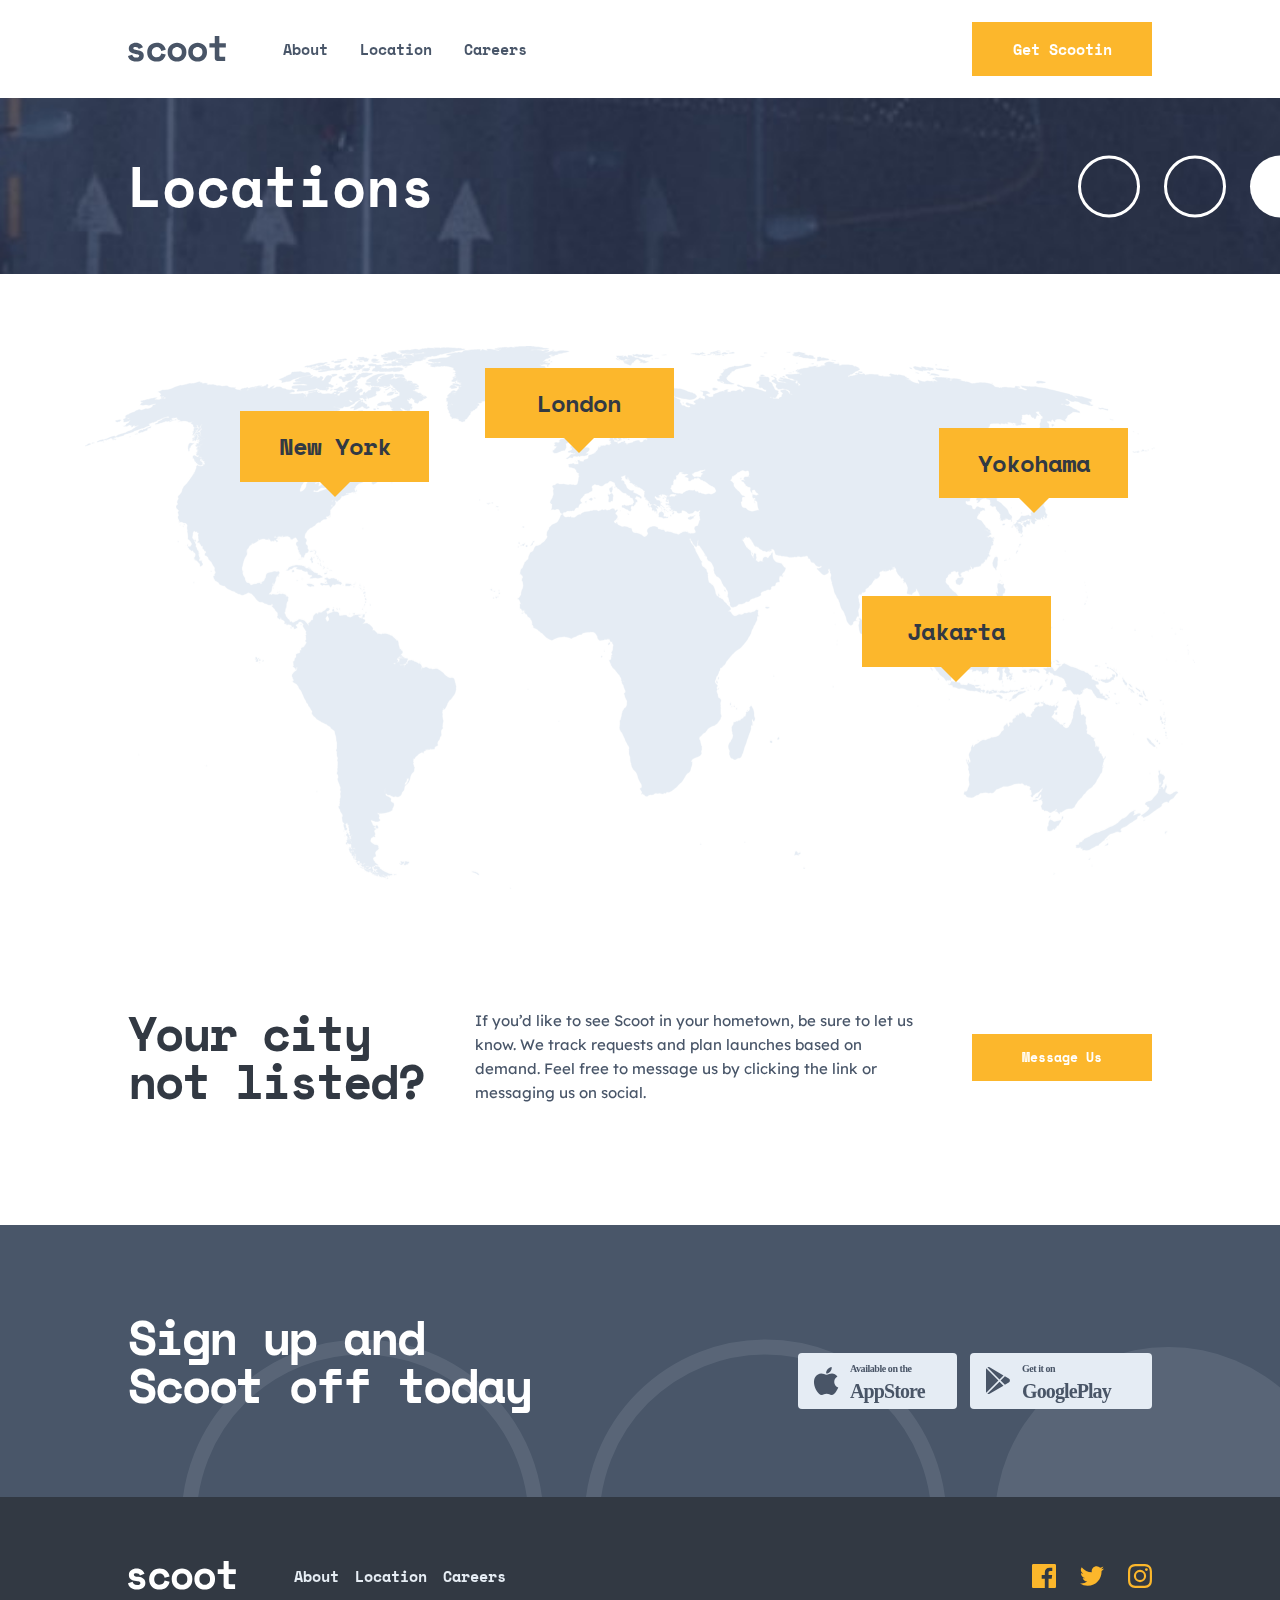
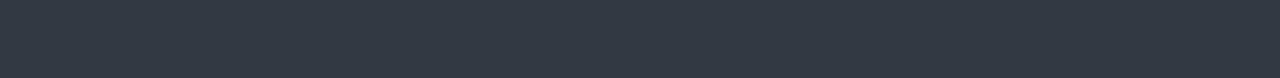
<file: locations.html>
<!DOCTYPE html>
<html lang="en">
<head>
  <meta charset="UTF-8">
  <meta name="viewport" content="width=device-width, initial-scale=1.0">
  <link rel="preconnect" href="https://fonts.googleapis.com">
  <link rel="preconnect" href="https://fonts.gstatic.com" crossorigin>
  <link href="https://fonts.googleapis.com/css2?family=Lexend+Deca&family=Space+Mono:wght@700&display=swap" rel="stylesheet">
  <link rel="icon" type="image/png" sizes="32x32" href="./images/favicon-32x32.png">
  <link rel="stylesheet" href="style.css">
  <script defer src="scripts/main.js"></script>
  <title>Frontend Mentor | Scoot</title>
</head>
<body>
  <header class="header block">
    <div class="header-container header-container--desktop container">
      <a href="index.html"><img src="assets/logo.svg" alt="logo"></a>
      <div class="desktop-menu">
        <nav>
          <ul class="nav-list--desktop">
            <li><a class="nav-link header-link fs-200" href="about.html">About</a></li>
            <li><a class="nav-link header-link fs-200" href="locations.html">Location</a></li>
            <li><a class="nav-link header-link fs-200" href="careers.html">Careers</a></li>
          </ul>
        </nav>
      <a data-goto=".sign-up" class="button header-button fs-200" href="#">Get Scootin</a>
    </div>
    </div>
    <div class="header-container header-container--mobile container">
     <button class="hamburger-menu" id="menu-btn"></button>
     <a class="homepage-link" href="index.html"><img class="logo" src="assets/logo.svg" alt="logo"></a>
    <div id="overlay" class="overlay" data-visible="false"></div>
     <div id="mobile-navigation" class="mobile-menu"  data-visible="false">
      <nav>
        <ul class="nav-list--mobile" data-visible="false">
          <li><a class="header-link fs-300" href="about.html">About</a></li>
          <li><a class="header-link fs-300" href="locations.html">Location</a></li>
          <li><a class="header-link fs-300" href="careers.html">Careers</a></li>
        </ul>
      </nav>
      <a data-goto=".sign-up" id="button-mobile" class="button button-mobile fs-200" href="#">Get Scootin</a>
    </div>
  </div>
</header>
<section class="hero-pages hero-pages-bg hero-bg">
  <div class="container">
    <h1 class="hero-pages-title fs-900 letter-spacing-h1">Locations</h1>
  </div>
  <svg class="white-circles--pages" xmlns="http://www.w3.org/2000/svg" width="234" height="63">
    <g fill="none" fill-rule="evenodd"><circle cx="31" cy="31.5" r="29.5" stroke="#FFF" stroke-width="3"/>
      <circle cx="117" cy="31.5" r="29.5" stroke="#FFF" stroke-width="3"/>
      <circle cx="203" cy="31.5" r="31" fill="#FFF"/></g>
  </svg>
</section>
<section>
  <div class="locations-container locations-container--mobile container">
    <div class="map">
      <img src="assets/images/world-map-mobile.png" alt="world-map">
    </div>
    <ul class="cities-list">
      <li>New York</li>
      <li>London</li>
      <li>Yokohama</li>
      <li>Jakarta</li>
    </ul>
  </div>

  <div class="locations-container locations-container--desktop">
    <picture>
      <source media="(min-width: 70em )" srcset="assets/images/world-map-desktop.png">
      <source media="(min-width: 47.5em)" srcset="assets/images/world-map-tablet.png">
      <img src="assets/images/world-map-desktop.png" alt="world map">
    </picture>
    <span class="city-pin city-pin--ny">New York</span>
    <span class="city-pin city-pin--london">London</span>
    <span class="city-pin city-pin--yokohama">Yokohama</span>
    <span class="city-pin city-pin--jakarta">Jakarta</span>
  </div>
</section>
<div class="other-cities container flex-container text-align">
  <h2 class="other-cities-title fs-800 letter-spasing-h2">Your city <span>not listed?</span></h2>
  <p class="fs-200">If you’d like to see Scoot in your hometown, be sure to let us know. We track 
    requests and plan launches based on demand. Feel free to message us by clicking 
    the link or messaging us on social.</p>
  <button class="button">Message Us</button>
</div>
<section class="sign-up">
  <div class="container flex-container sign-up-container">
    <h2 class="sign-up-title fs-800 letter-spasing-h2">Sign up and <span> Scoot off today</span></h2>
    <div class="app-links">
      <a href="#"><img class="app-store-link" src="assets/icons/app-store.svg" alt="app store"></a>
      <a href="#"><img class="google-play-link" src="assets/icons/google-play.svg" alt="google play"></a>
    </div>
  </div>
</section>
<section class="footer">
  <div class="container footer-container">
    <a href="index.html"><img class="footer-logo" src="assets/logo.svg" alt="logo"></a>
    <ul>
      <ul class="footer-links">
        <li><a class="nav-link footer-link fs-200" href="about.html">About</a></li>
        <li><a class="nav-link footer-link fs-200" href="locations.html">Location</a></li>
        <li><a class="nav-link footer-link fs-200" href="careers.html">Careers</a></li>
      </ul>
    </ul>
    <ul class="socials-links">
      <li><a class="social-link" href="#"><img src="assets/icons/facebook.svg" alt="Facebook"></a></li>
      <li><a class="social-link" href="#"><img src="assets/icons/twitter.svg" alt="Twitter"></a></li>
      <li><a class="social-link" href="#"><img src="assets/icons/instagram.svg" alt="Instagram"></a></li>
    </ul>
  </div>
</section>



<!--
  Locations



  
  London
  
  

  

  

  
-->

</body>
</html>
</file>
<file: style.css>
:root {
    /* font-sizes */

    --fs-200: 0.9375rem;
    --fs-300: 1.125rem;
    --fs-400: 1.125rem;
    --fs-500: 1.25rem;
    --fs-600: 1.5rem;
    --fs-700: 1.5rem;
    --fs-800: 2rem;
    --fs-900: 2.5rem;

    /* colors */

    --yellow: hsl(40, 97%, 58%);
    --dark-navy: hsl(215, 14%, 23%);
    --dim-grey: hsl(217, 18%, 35%);
    --light-grey: hsl(212, 41%, 93%);
    --snow: hsl(214, 37%, 96%);
    --light-yellow: hsl(39, 100%, 94%);

}

@media (min-width: 600px) {
    :root {
        --fs-300: 0.9375rem;
        --fs-400: 1.5rem;
        --fs-500: 1.5rem;
        --fs-700: 2.5rem;
        --fs-800: 3rem;
        --fs-900: 3.5rem;
    }
}

body {
    margin: 0;
    font-size: 1rem;
    font-family:'Lexend Deca', sans-serif;
    color: var(--dim-grey);
}

section {
    overflow-x: hidden;
    position: relative;
}

*,
*::before,
*::after {
    -webkit-box-sizing: border-box;
            box-sizing: border-box;
}

/*** Typography ***/

h1,
h2,
h3,
h4,
a,
button,
li {
    font-family: 'Space Mono', monospace;
    font-weight: 700;
}

h1,
h2,
h3,
p,
button {
    margin: 0;
    padding: 0;
}

h2, h3, h4 {
    color: var(--dark-navy);
}

h1,
h2 {
    line-height: 1;
}

h3, 
h4 {
    line-height: 1.1;
}

p, a {
    line-height: 1.6;
}

ul {
    list-style: none;
}

ul, li {
    margin: 0;
    padding: 0;
}

h1 {
    color: white;
    line-height: 1;
}

a {
    text-decoration: none;
    cursor: pointer;
}

.fs-200 {font-size: var(--fs-200);}
.fs-300 {font-size: var(--fs-300);}
.fs-400 {font-size: var(--fs-400);}
.fs-500 {font-size: var(--fs-500);}
.fs-600 {font-size: var(--fs-600);}
.fs-700 {font-size: var(--fs-700);}
.fs-800 {font-size: var(--fs-800);}
.fs-900 {font-size: var(--fs-900);}

.letter-spasing-h1 {letter-spacing: -1.79px;}
.letter-spasing-h2 {letter-spacing: -1.43px;}
.letter-spasing-h3 {letter-spacing: -1.07px;}
.letter-spasing-h4 {letter-spacing: -0.89px}

.text-align {
    text-align: center;
}

@media (min-width: 47.5em) {
    .letter-spasing-h1 {letter-spacing: -2.5px;}
    .letter-spasing-h2 {letter-spacing: -2.14px;}
    .letter-spasing-h4 {letter-spacing: -1.07px}
}

@media (min-width: 70em) {
    .text-align {
        text-align: left;
    }
}

/*** Containers ***/

.container {
    width: 80%;
    max-width: 1110px;
    margin: 0 auto;
}

.flex-container {
    display: -webkit-box;
    display: -ms-flexbox;
    display: flex;
    -webkit-box-orient: vertical;
    -webkit-box-direction: normal;
        -ms-flex-direction: column;
            flex-direction: column;
    -webkit-box-align: center;
        -ms-flex-align: center;
            align-items: center;
}

.flex-item {
    display: -webkit-box;
    display: -ms-flexbox;
    display: flex;
    -webkit-box-orient: vertical;
    -webkit-box-direction: normal;
        -ms-flex-direction: column;
            flex-direction: column;
    -webkit-box-align: center;
        -ms-flex-align: center;
            align-items: center;
}

@media (min-width: 70em) {
    .flex-container {
        -webkit-box-orient: horizontal;
        -webkit-box-direction: normal;
            -ms-flex-direction: row;
                flex-direction: row;
    }

    .flex-item {
        -webkit-box-align: start;
            -ms-flex-align: start;
                align-items: flex-start;
    }
}

/*** Components ***/

img {
    display: block;
    width: 100%;
}

.round-img--big,
.round-img--small {
    border-radius: 50%;
}

.round-img--big {
    max-width: 445px;
}

.round-img--small {
    max-width: 240px;
}

.button {
    display: block;
    width: 180px;
    padding-block: 0.875em;
    border: 2px solid var(--yellow);
    background-color: var(--yellow);
    color: white;
    text-align: center;
    cursor: pointer;
    -webkit-transition: all 300ms ease-in-out;
    -o-transition: all 300ms ease-in-out;
    transition: all 300ms ease-in-out;
}

.button:hover {
    background-color: transparent;
    color: var(--yellow);
}

/*** Page ***/

/* Header */

.header {
    width: 100%;
    position: relative;
}

.header-container {
    display: -webkit-box;
    display: -ms-flexbox;
    display: flex;
    -webkit-box-align: center;
        -ms-flex-align: center;
            align-items: center;
    margin-block: 1.375em;
}

.header-container--desktop {
    display: none;
}

.header-container--mobile {
    position: relative;
    
}

.hamburger-menu {
    height: 20px;
    width: 20px;
    border: none;
    background-color: transparent;
    background-image: url('./assets/icons/hamburger.svg');
    background-repeat: no-repeat;
    background-size: contain;
    cursor: pointer;
}

.homepage-link {
    margin-inline: auto;
}

.logo {
    height: 20px;
}

.overlay {
    position: fixed;
    height: 100%;
    width: 100%;
    top: 4em;
    background-color: hsl(0, 0%, 0%, 0.75);
    display: none;
    z-index: 1;
}

.mobile-menu {
    position: fixed;
    top: 4em;
    left: 0;
    background-color: hsl(215, 14%, 23%);
    padding: 4em 2em;
    height: 100%;
    display: -webkit-box;
    display: -ms-flexbox;
    display: flex;
    -webkit-box-orient: vertical;
    -webkit-box-direction: normal;
        -ms-flex-direction: column;
            flex-direction: column;
    -webkit-transform: translateX(-100%);
        -ms-transform: translateX(-100%);
            transform: translateX(-100%);
    -webkit-transition: -webkit-transform 500ms;
    transition: -webkit-transform 500ms;
    -o-transition: transform 500ms;
    transition: transform 500ms;
    transition: transform 500ms, -webkit-transform 500ms;
    z-index: 2;
}

.overlay[data-visible="true"] {
    display: block;
}

.mobile-menu[data-visible="true"] {
    -webkit-transform: translateX(0);
        -ms-transform: translateX(0);
            transform: translateX(0);
}

.nav-list--mobile {
    display: -webkit-box;
    display: -ms-flexbox;
    display: flex;
    -webkit-box-orient: vertical;
    -webkit-box-direction: normal;
        -ms-flex-direction: column;
            flex-direction: column;
}

.nav-list--mobile li:not(:last-child) {
    margin-bottom: 1.5em;
}

.nav-list--mobile li > a {
    color: var(--light-grey);
}

.nav-link {
    -webkit-transition: color 300ms ease-in-out;
    -o-transition: color 300ms ease-in-out;
    transition: color 300ms ease-in-out;
}

.nav-link:hover {
    color: var(--yellow);
}

.header-link {
    color: var(--dim-grey);
}

.button-mobile {
    margin-block: auto 4em;
}

@media (min-width: 47.5em) {
    .header-container--desktop {
        display: -webkit-box;
        display: -ms-flexbox;
        display: flex;
        -webkit-box-align: center;
            -ms-flex-align: center;
                align-items: center;
    }

    .header-container--mobile {
        display: none;
    }

    .desktop-menu {
        width: 100%;
        display: -webkit-box;
        display: -ms-flexbox;
        display: flex;
        -webkit-box-align: center;
            -ms-flex-align: center;
                align-items: center;
        -webkit-box-pack: justify;
            -ms-flex-pack: justify;
                justify-content: space-between;
    
    }

    .nav-list--desktop {
        display: -webkit-box;
        display: -ms-flexbox;
        display: flex;
        margin-left: 3.6em;
    }

    .nav-list--desktop > *:not(:first-child) {
        margin-left: 2em;
    }
}

/** Hero **/

.hero-bg {
    width: 100%;
    background-color: hsl(223, 21%, 27%);
    mix-blend-mode: multiply;
}

/* Homepage */

.hero-homepage {
    background-image: url('./assets/images/home-hero-mobile.jpg');
    background-repeat: no-repeat;
    background-size: cover;
    background-position: center;
    padding-top: clamp(7em, 8.5em, 9.5em);
    padding-bottom: 2.5em;
}

.hero-item--intro {
    display: -webkit-box;
    display: -ms-flexbox;
    display: flex;
    -webkit-box-orient: vertical;
    -webkit-box-direction: normal;
        -ms-flex-direction: column;
            flex-direction: column;
    -webkit-box-align: center;
        -ms-flex-align: center;
            align-items: center;
}

.intro {
    margin-block: 1.5em 2.125em;
    color: var(--snow);
}

.right-arrow {
    margin-left: -19.5em;
}

.patterns {
    width: 100%;
    margin-top: 2.5em;
}

.white-circles {
    display: none;
}

@media (min-width: 47.5em) {
    .hero-homepage {
        background-image: url('./assets/images/home-hero-tablet.jpg');
    }

    .hero-title > span {
        display: block;
    }

    .intro {
        width: 35.8125em;
    }

    .patterns {
        display: -webkit-box;
        display: -ms-flexbox;
        display: flex;
        -webkit-box-pack: justify;
            -ms-flex-pack: justify;
                justify-content: space-between;
    }

    .right-arrow {
        margin-left: -7.975em;
    }

    .white-circles {
        display: block;
        -ms-flex-item-align: end;
            align-self: flex-end;
        margin-right: -1.5em;
    }

}

@media (min-width: 81.25em) {

    .hero-homepage {
        background-image: url('./assets/images/home-hero-desktop.jpg');
        padding-bottom: 9.5em;
        display: -webkit-box;
        display: -ms-flexbox;
        display: flex;
        position: relative;
    }

    .hero-item {
        max-width: 32.25em;
        display: -webkit-box;
        display: -ms-flexbox;
        display: flex;
        -webkit-box-orient: vertical;
        -webkit-box-direction: normal;
            -ms-flex-direction: column;
                flex-direction: column;
    }

    .hero-item--intro {
        -webkit-box-align: start;
            -ms-flex-align: start;
                align-items: flex-start;
        margin-left: auto;
        position: relative;
    }

    .hero-item--intro::before {
        content: '';
        width: 203px;
        height: 14px;
        background-image: url('./assets/patterns/line.svg');
        position: absolute;
        top: 67px;
        left: -260px;
    }

    .intro {
        width: 27em;
    }

    .patterns {
        width: 50%;
        position: absolute;
        top: 50%;
        right: 0;
        margin-top: 0;
    }

    .right-arrow {
        margin-left: 0;
    }

    .white-circles {
        margin-right: -2.5em;
    }
}

/* About, Locations, Careers */

.hero-pages {
    padding-block: 3.75em;
}

.white-circles--pages {
    display: none;
}

.hero-pages-title {
    text-align: center;
}

/* About */

.hero-about {
    background-image: url('./assets/images/about-hero-mobile.jpg');
    background-repeat: no-repeat;
    background-size: cover;
}

.hero-pages-bg {
    background-image: url('./assets/images/careers-location-hero-mobile.jpg');
    background-repeat: no-repeat;
    background-size: cover;
}

@media (min-width: 47.5em) {

    .hero-pages {
        display: -webkit-box;
        display: -ms-flexbox;
        display: flex;
        -webkit-box-align: center;
            -ms-flex-align: center;
                align-items: center;
        position: relative;
    }

    .hero-about {
        background-image: url('./assets/images/about-hero-tablet.jpg');
    }

    .hero-pages-bg {
        background-image: url('./assets/images/careers-locations-hero-tablet.jpg');
    }

    .hero-pages-title {
        text-align: left;
    }

    .white-circles--pages {
        display: block;
        width: auto;
        position: absolute;
        right: -2em;
    }
}

@media (min-width: 81.25em) {
    .hero-about {
        background-image: url('./assets/images/about-hero-desktop.jpg');
    }

    .hero-pages-bg {
        background-image: url('./assets/images/careers-locations-hero-desktop.jpg');
    }
}

/* Usage */

.usage-container {
    margin-top: 6.96em;
}

.usage-container > *:not(:last-child) {
    margin-bottom: 3em;
}

.usage-item {
    display: -webkit-box;
    display: -ms-flexbox;
    display: flex;
    -webkit-box-orient: vertical;
    -webkit-box-direction: normal;
        -ms-flex-direction: column;
            flex-direction: column;
    -webkit-box-align: center;
        -ms-flex-align: center;
            align-items: center;
    text-align: center;
}

.usage-item-body {
    text-align: center;
}

.usage-item-body > p {
    margin-top: 1.5em;
}

.usage-icon {
    width: 3.5em;
    height: 3.5em;
    margin-bottom: 1.5em;
}

@media (min-width: 47.5em) {
    .usage-item {
        -webkit-box-orient: horizontal;
        -webkit-box-direction: normal;
            -ms-flex-direction: row;
                flex-direction: row;
        position: relative;
    }

    .usage-item-body {
        width: 24.875em;
        text-align: left;
    }

    .usage-icon {
        width: 6em;
        height: 6em;
        margin-right: 4.9375em;
        margin-bottom: 0;
        z-index: 1;
        
    }

    .usage-last-item::before {
        content: '';
        display: block;
        width: 0.9375em;
        height: 513px;
        background-color: var(--light-grey);
        display: block;
        position: absolute;
        left: 39px;
        bottom: 57px;
        z-index: 0;
    }
}

@media (min-width: 70em) {

    .usage-container > *:not(:last-child) {
        margin-right: 2.25em;
        margin-bottom: 0;
    }

    .usage-item {
        -webkit-box-orient: vertical;
        -webkit-box-direction: normal;
            -ms-flex-direction: column;
                flex-direction: column;
        -webkit-box-align: start;
            -ms-flex-align: start;
                align-items: flex-start;
    }

    .usage-icon {
        margin-bottom: 2.5em;
    }

    .usage-item-body {
        width: 22.875em;
    }

    .usage-last-item::before {
        display: none;
    }

    .usage-first-item::before {
        content: '';
        display: block;
        width: 973px;
        height: 0.9375em;
        background-color: var(--light-grey);
        display: block;
        position: absolute;
        left: -169px;
        top: 40px;
        z-index: 0;
    }
}

/* Feature */

.feature-homepage {
    margin-block: 7.5em;
}

.feature > *:not(:last-child) {
    margin-bottom: 7.5em;
} 

.feature-pages {
    margin-block: 4.5em 7.5em;
}

.feature-item--img {
    position: relative;
    margin-bottom: 3.5em;
}

.feature-item--body > p {
    margin-block: 2em;
}

.arrow {
    position: absolute;
    z-index: 1;
}

.arrow-bottom--left {
    top: 60%;
    left: 0;
}

.arrow-top--right {
    top: 0;
    right: 30%;
    -webkit-transform: matrix(-1, 0, 0, 1, 0, 0);
        -ms-transform: matrix(-1, 0, 0, 1, 0, 0);
            transform: matrix(-1, 0, 0, 1, 0, 0);
}

.arrow--left-downward {
    bottom: 2em;
    left: -0.5em;
}

.left-downward-arrow--bottom {
    top: 0;
    left: 37%;
}

@media (min-width: 47.5em) {

    .feature-pages {
        margin-top: 9em;
    }

    .feature-item--body {
        width: 573px;
    }

    .arrow-bottom--left {
        bottom: 0;
        left: -5em;
    }

    .arrow-top--right {
        right: 57%;
    }

    .arrow--left-downward {
        left: -8.25em;
    }

    .feature-item--img-right::after,
    .feature-item--img-left::before {
        content: '';
        max-width: 445px;
        width: 100%;
        height: 100%;
        position: absolute;
        top: 0;
        background-repeat: no-repeat;
        background-size: cover;
        z-index: 0;
    }

    .feature-item--img-right::after {
        right: calc(-100% - 4em);
        background-image: url('./assets/patterns/circle.svg');
    }

    .feature-item--img-left::before {
        left: calc(-100% - 4em);
        background-image: url('./assets/patterns/circle.svg');
    }

    .left-downward-arrow--bottom {
        top: 5.3125em;
        left: 55%;
    }

    .feature-item--body > p {
        margin-block: 2.5em;
    }
}

@media (min-width: 70em) {

    .feature-item--img {
        margin-bottom: 0;
    }

    .feature-item--img-left {
        margin-right: 13.75em;
    }

    .feature-item--img-right {
        -webkit-box-ordinal-group: 2;
            -ms-flex-order: 1;
                order: 1;
    }

    .item-body--left {
        -webkit-box-ordinal-group: 1;
            -ms-flex-order: 0;
                order: 0;
        margin-right: 13.75em;
    }
}

/* Values */

.values-item {
    text-align: center;
    margin-block: 4em 3.5em;
    display: -webkit-box;
    display: -ms-flexbox;
    display: flex;
    -webkit-box-orient: vertical;
    -webkit-box-direction: normal;
        -ms-flex-direction: column;
            flex-direction: column;
    -webkit-box-align: center;
        -ms-flex-align: center;
            align-items: center;
}

.values-title {
    text-align: center;
}

.values-item-title {
    margin-top: 2em;
    margin-bottom: 1.6875em;
}

.yellow-circle {
    padding: 30px 33px;
    border-radius: 50%;
    aspect-ratio: 1;
    background-color: var(--yellow);
    font-family: 'Space Mono', monospace;
    font-weight: 700;
    color: var(--dark-navy);
}

@media (min-width: 47.5em) {

    .values-item-text {
        width: 50ch;
    }
}

@media (min-width: 70em) {

    .values-item {
        margin-bottom: 0;
    }

    .values-item-text {
        width: 40ch;
    }
}

/* FAQs */

.faqs-container {
    margin-top: 9.0625em;
}

.faqs-title {
    text-align: center;
}

.faqs-item {
    margin-block: 3em;
}

.faqs-item-title {
    text-align: center;
    margin-bottom: 2em;
    width: 100%;
}

.faqs-item-body {
    background-color: var(--light-grey);
    margin-bottom: 1em;
    padding: 2em;
    -webkit-transition: background-color 300ms ease-in-out;
    -o-transition: background-color 300ms ease-in-out;
    transition: background-color 300ms ease-in-out;
}

.faqs-item-body:hover {
    background-color: var(--light-yellow);
}

.faqs-toggle {
    width: 100%;
    border: none;
    outline: none;
    background-color: transparent;
    display: -webkit-box;
    display: -ms-flexbox;
    display: flex;
    -webkit-box-align: center;
        -ms-flex-align: center;
            align-items: center;
    -webkit-box-pack: justify;
        -ms-flex-pack: justify;
            justify-content: space-between;
    letter-spacing: -0.8px;
    color: var(--dark-navy);
    text-align: left;
    cursor: pointer;
}

.faqs-item-content {
    height: 0px;
    overflow: hidden;
    -webkit-transition: all 500ms;
    -o-transition: all 500ms;
    transition: all 500ms;
}

.arrow-icon {
    width: 18px;
    height: 12px;
    -webkit-transition: -webkit-transform 500ms;
    transition: -webkit-transform 500ms;
    -o-transition: transform 500ms;
    transition: transform 500ms;
    transition: transform 500ms, -webkit-transform 500ms;
}

@media (min-width: 47.5em) {

    .faqs-container {
        margin-top: 7.5em;
    }

    .faqs-item {
        margin-block: 4em;
    }

    .faqs-item-body {
        margin-bottom: 1.5em;
    }
}

@media (min-width: 70em) {

    .faqs-item {
        -webkit-box-align: start;
            -ms-flex-align: start;
                align-items: flex-start;
        margin-block: 4em;
    }

    .faqs-item-title {
        text-align: left;
        margin-bottom: 0;
    }

}

/** Careers **/

.careers-container {
    margin-block: 9.05125em 7.5em;
}

.careers-item {
    background-color: var(--light-grey);
    display: -webkit-box;
    display: -ms-flexbox;
    display: flex;
    -webkit-box-orient: vertical;
    -webkit-box-direction: normal;
        -ms-flex-direction: column;
            flex-direction: column;
    -webkit-box-align: center;
        -ms-flex-align: center;
            align-items: center;
    padding-block: 2.25em 2em;
    margin-bottom: 1em;
}

.careers-item--info {
    text-align: center;
    margin-bottom: 1em;
}

.careers-item--info {
    text-transform: capitalize;
}

.careers-item--info .offer {
    font-family: 'Space Mono', monospace;
    font-weight: 700;
    letter-spacing: -0.8px;
}

@media (min-width: 47.5em) {
    
    .careers-item {
        -webkit-box-orient: horizontal;
        -webkit-box-direction: normal;
            -ms-flex-direction: row;
                flex-direction: row;
        -webkit-box-pack: justify;
            -ms-flex-pack: justify;
                justify-content: space-between;
        padding-inline: 3em;
    }

    .careers-item--info {
        text-align: left;
        margin-bottom: 0;
    }
}

@media (min-width:70) {
    
    .careers-item {
        padding-inline: 4em;
        margin-bottom: 1.5em;
    }
}

/** Location **/

/* Map */

.locations-container {
    margin-top: 4.5em;
}

.locations-container--desktop {
    display: none;
}

.map {
    width: 100%;
}

.cities-list {
    margin-top: 2.5em;
}

.cities-list > li {
    font-size: 1.5rem;
    font-style: normal;
    font-weight: 700;
    line-height: 1.1;
    letter-spacing: -1.07px;
    text-align: center;
    padding-block: 1.375em;
    width: 100%;
    background-color: var(--light-yellow);
}

.cities-list > li:not(:last-child) {
    margin-bottom: 1em;
}

.other-cities {
    margin-block: 4.5em;
}

.other-cities > p {
    margin-block: 2em;
}

@media (min-width: 47.5em) {

    .locations-container--mobile {
        display: none;
    }

    .locations-container--desktop {
        display: -webkit-box;
        display: -ms-flexbox;
        display: flex;
        max-width: 689px;
        position: relative;
        margin-inline: auto;
    }

    .city-pin {
        display: -webkit-box;
        display: -ms-flexbox;
        display: flex;
        -webkit-box-orient: vertical;
        -webkit-box-direction: normal;
            -ms-flex-direction: column;
                flex-direction: column;
        -webkit-box-align: center;
            -ms-flex-align: center;
                align-items: center;
        width: 7.5em;
        padding-block: 2px;
        background-color: var(--yellow);
        font-family: 'Space Mono', monospace;
        font-size: 0.8125rem;
        font-weight: 700;
        line-height: 2;
        letter-spacing: -0.58px;
        text-align: center;
        color: var(--dark-navy);
        position: absolute;
        
    }

    .city-pin::after {
        content: '';
        width: 0;
        height: 0;
        border-left: 10px solid transparent;
        border-right: 10px solid transparent;
        border-top: 10px solid var(--yellow);
        position: absolute;
        bottom: -10px;
    }

    .city-pin--ny {
        left: 16%;
        top: 15%;
    }

    .city-pin--london {
        left: 37%;
        top: 7%;
    }

    .city-pin--yokohama {
        right: 7%;
        top: 19%;
    }

    .city-pin--jakarta {
        right: 15%;
        bottom: 41%;
    }

    .other-cities {
        margin-block: 4em;
    }

    .other-cities > p {
        margin-block: 2.5em;
        width: 573px;
    }
}

@media (min-width:70em) {

    .locations-container--desktop {
        max-width: 1110px;
    }

    .city-pin {
        width: 189px;
        padding-block: 22px;
        font-size: 1.5rem;
        font-weight: 700;
        line-height: 1.1;
        letter-spacing: -1.07px;
    }

    .city-pin::after {
        
        border-left: 15px solid transparent;
        border-right: 15px solid transparent;
        border-top: 15px solid var(--yellow);
        position: absolute;
        bottom: -15px;
    }

    .city-pin--ny {
        left: 14%;
        top: 12%;
    }

    .city-pin--london {
        left: 36%;
        top: 4%;
    }

    .city-pin--yokohama {
        right: 6%;
        top: 15%;
    }

    .city-pin--jakarta {
        right: 13%;
        bottom: 41%;
    }

    .other-cities {
        -webkit-box-pack: justify;
            -ms-flex-pack: justify;
                justify-content: space-between;
        margin-block: 7.5em;
    }

    .other-cities-title > span {
        display: block;
    }

    .other-cities > p {
        margin-block: 0;
        width: 445px;
    }
}

/* Sign-up */

.sign-up {
    background-color: var(--dim-grey);
    background-image: url('./assets/patterns/semi-circles.svg');
    background-repeat: no-repeat;
    background-position: 84% bottom;
    padding-block: 5.5em;
}

.sign-up-title {
    color: white;
    text-align: center;
}

.app-links {
    display: -webkit-box;
    display: -ms-flexbox;
    display: flex;
    gap: 13px;
    margin-top: 2.5em;
}

.app-store-link,
.google-play-link {
    height: 40px;
}

.app-store-link {
    width: 113px;
}

.google-play-link {
    width: 130px;
}

@media (min-width: 47.5em) {
    .sign-up {
        background-position: bottom;
    }

    .sign-up-title > span {
        display: block;
    }
}

@media (min-width: 70em) {

    .sign-up {
        background-position: 150% bottom;
    }

    .sign-up-container {
        -webkit-box-pack: justify;
            -ms-flex-pack: justify;
                justify-content: space-between;
    }

    .sign-up-title {
        text-align: left;
    }

    .app-store-link,
    .google-play-link {
        height: 100%;
        width: 100%;
    }
}

/* Footer */

.footer {
    background-color: var(--dark-navy);
    padding-block: 4em 5.5em;
}

.footer-container {
    display: -webkit-box;
    display: -ms-flexbox;
    display: flex;
    -webkit-box-orient: vertical;
    -webkit-box-direction: normal;
        -ms-flex-direction: column;
            flex-direction: column;
    -webkit-box-align: center;
        -ms-flex-align: center;
            align-items: center;
}

.footer-logo {
    -webkit-filter: brightness(100);
            filter: brightness(100);
    margin-bottom: 2.625em;
}

.footer-links {
    display: -webkit-box;
    display: -ms-flexbox;
    display: flex;
    -webkit-box-orient: vertical;
    -webkit-box-direction: normal;
        -ms-flex-direction: column;
            flex-direction: column;
    gap: 1em;
    text-align: center;
    margin-bottom: 5.3125em;
}

.footer-link {
    text-align: center;
    color: var(--light-grey);
}

.socials-links {
    display: -webkit-box;
    display: -ms-flexbox;
    display: flex;
    -webkit-box-align: center;
        -ms-flex-align: center;
            align-items: center;
    gap: 1.5em;
}

.social-link > img{
    -webkit-transition: -webkit-filter 300ms ease-in-out;
    transition: -webkit-filter 300ms ease-in-out;
    -o-transition: filter 300ms ease-in-out;
    transition: filter 300ms ease-in-out;
    transition: filter 300ms ease-in-out, -webkit-filter 300ms ease-in-out;
}

.social-link:hover > img{
    -webkit-filter: brightness(100);
            filter: brightness(100);
}

@media (min-width: 47.5em) {
    .footer-container,
    .footer-links {
        -webkit-box-orient: horizontal;
        -webkit-box-direction: normal;
            -ms-flex-direction: row;
                flex-direction: row;
    }

    .footer-logo,
    .footer-links {
        margin-bottom: 0;
    }

    .footer-links {
        margin-left: 3.625em;
    }

    .socials-links {
        margin-left: auto;
    }
}
</file>
